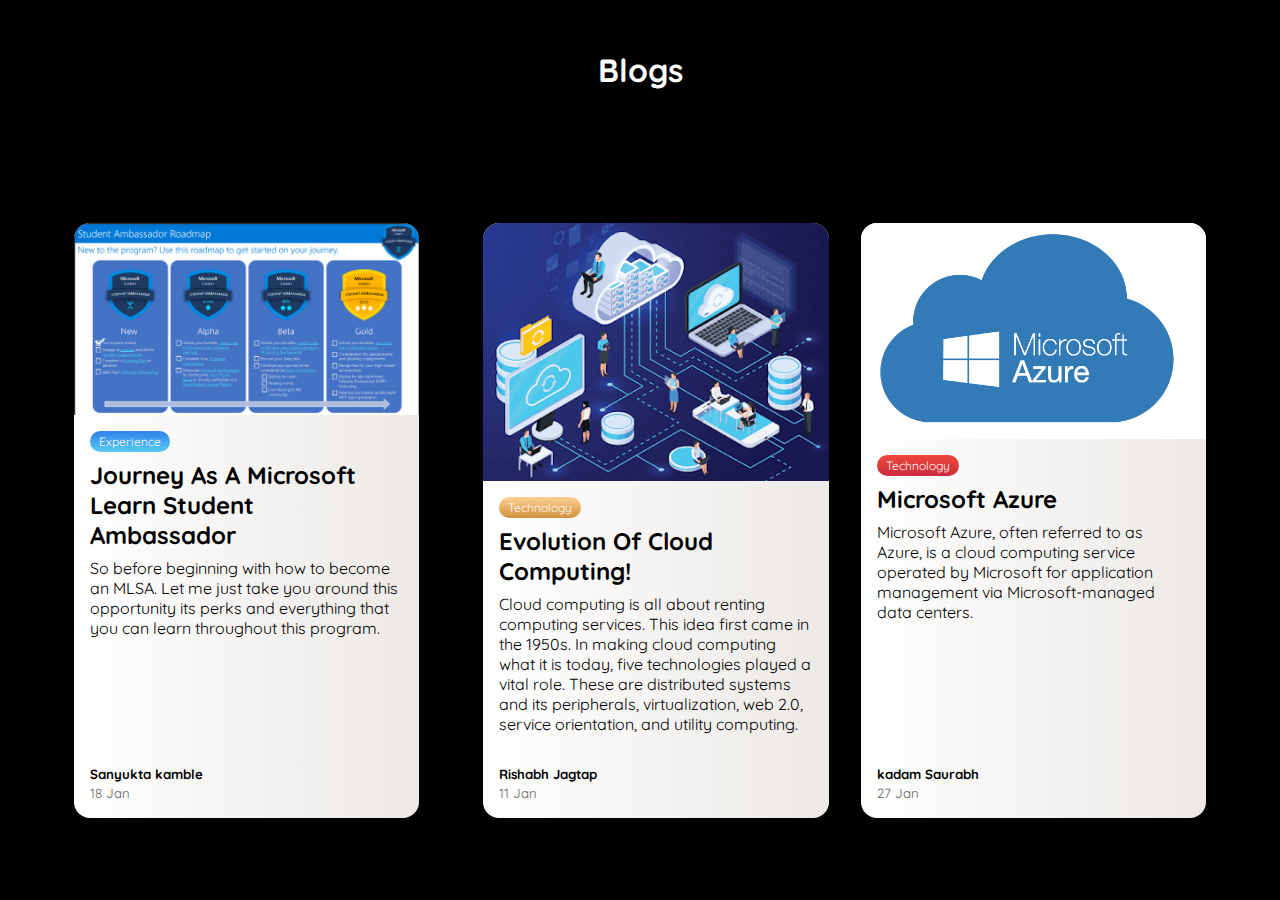
<file: Blogs/index.html>
<!DOCTYPE html>
<html lang="en" >
<head>
  <meta charset="UTF-8">
  <title>MLSAC BLOG</title>
  <link rel="stylesheet" href="./style.css">
  <meta content="MLSAC IOIT , PUNE. MLSAC IOIT is recognized by the International Level Association of Computing Machinery, the World’s Largest Educational and Scientific Computing Society. The Aim of our chapter is to bring together and train students in the domains of creative thinking, problem-solving, programming and management. Interpersonal skills like team building and communication skills are also nurtured through the various activities that we conduct.  We also organize talks, workshops, seminars, and our technical fest “Elixir” along with two 24 hour programming competitions, ‘Hackathon’ and ‘Codeathon’ respectively.
  " name="description" />
      <meta
          content="student community, talks, workshops, seminars, techfest , Elixir, programming competitions, Hackathon , codejam, Codeathon, raitacm, student chapter, acm, D Y PATIL, learning, hour of code"
          name="keywords" />
  
      <!-- Favicons -->
      <link href="../assets/img/7.png" rel="icon" />
      <link href="assets/img/apple-touch-icon.png" rel="apple-touch-icon" />

</head>
<body>
<!-- partial:index.partial.html -->
<div class="heading">
    <h1>Blogs</h1>

</div>

<div class="container">
 
  <div class="card">
    <div class="card__header">
      <a href="https://medium.com/@sanyuktakamble4/journey-as-a-microsoft-learn-student-ambassador-70f92070f181" target="_blank">
      <img src="../Blogs/img/sayuta.png" alt="card__image" class="card__image" width="600"></a>
    </div>
    <div class="card__body">
      <span class="tag tag-blue">Experience</span>
      <h4>Journey as a Microsoft Learn Student Ambassador</h4>
      <p>So before beginning with how to become an MLSA. Let me just take you around this opportunity its perks and everything that you can learn throughout this program.</p>
    </div>
    <div class="card__footer">
      <div class="user">
        <!-- <img src="" alt="user__image" class="user__image"> -->
        <div class="user__info">
          <h5>Sanyukta kamble</h5>
          <small>18 Jan</small>
        </div>
      </div>
    </div>
  </div>
  <a href="https://evolutionofcloud.blogspot.com/2022/01/evolution-of-cloud-computing.html" target="_blank">
  <div class="card">
    <div class="card__header">
      <a href="https://evolutionofcloud.blogspot.com/2022/01/evolution-of-cloud-computing.html" target="_blank">
      <img src="../assets/img/Evolution of Cloud Computing.png" alt="card__image" class="card__image" width="600"></a>
    </div>
    <div class="card__body">
      <span class="tag tag-brown">Technology</span>
      <h4>Evolution of Cloud Computing!</h4>
      <p>Cloud computing is all about renting computing services. This idea first came in the 1950s. In making cloud computing what it is today, five technologies played a vital role. These are distributed systems and its peripherals, virtualization, web 2.0, service orientation, and utility computing.</p>
    </div>
    <div class="card__footer">
      <div class="user">
        <!-- <img src="https://i.pravatar.cc/40?img=2" alt="user__image" class="user__image"> -->
        <div class="user__info">
          <h5>Rishabh Jagtap</h5>
          <small>11 Jan</small>
        </div>
      </div>
    </div>
  </div>
  <div class="card">
    <div class="card__header">
      <img src="../Blogs/img/azure.png" alt="card__image" class="card__image" width="600">
    </div>
    <div class="card__body">
      <span class="tag tag-red">Technology</span>
      <h4>Microsoft Azure</h4>
      <p>Microsoft Azure, often referred to as Azure, is a cloud computing service operated by Microsoft for application management via Microsoft-managed data centers.</p>
    </div>
    <div class="card__footer">
      <div class="user">
        <!-- <img src="https://i.pravatar.cc/40?img=3" alt="user__image" class="user__image"> -->
        <div class="user__info">
          <h5>kadam Saurabh</h5>
          <small>27 Jan</small>
        </div>
      </div>
    </div>
  </div>
</div>
<!-- partial -->
  
</body>
</html>
</file>
<file: Blogs/style.css>
@import url("https://fonts.googleapis.com/css2?family=Quicksand:wght@300..700&display=swap");

*,
*::before,
*::after {
  box-sizing: border-box;
  padding: 0;
  margin: 0;
}

body {
  font-family: "Quicksand", sans-serif;
  display: grid;
  place-items: center;
  height: 100vh;
  background: #000000;  

}
.heading{
    align-items: center;
    color: white;
    font-style: normal;
}
.container {
  display: flex;
  flex-wrap: wrap;
  justify-content: center;
  max-width: 1200px;
  margin-block: 2rem;
  gap: 2rem;
}

img {
  max-width: 100%;
  display: block;
  object-fit: cover;
}

.card {
  display: flex;
  flex-direction: column;
  width: clamp(20rem, calc(20rem + 2vw), 22rem);
  overflow: hidden;
  box-shadow: 0 .1rem 1rem rgba(0, 0, 0, 0.1);
  border-radius: 1em;
  background: #ECE9E6;
background: linear-gradient(to right, #FFFFFF, #ECE9E6);

}



.card__body {
  padding: 1rem;
  display: flex;
  flex-direction: column;
  gap: .5rem;
}


.tag {
  align-self: flex-start;
  padding: .25em .75em;
  border-radius: 1em;
  font-size: .75rem;
}

.tag + .tag {
  margin-left: .5em;
}

.tag-blue {
  background: #56CCF2;
background: linear-gradient(to bottom, #2F80ED, #56CCF2);
  color: #fafafa;
}

.tag-brown {
  background: #D1913C;
background: linear-gradient(to bottom, #FFD194, #D1913C);
  color: #fafafa;
}

.tag-red {
  background: #cb2d3e;
background: linear-gradient(to bottom, #ef473a, #cb2d3e);
  color: #fafafa;
}

.card__body h4 {
  font-size: 1.5rem;
  text-transform: capitalize;
}

.card__footer {
  display: flex;
  padding: 1rem;
  margin-top: auto;
}

.user {
  display: flex;
  gap: .5rem;
}

.user__image {
  border-radius: 50%;
}

.user__info > small {
  color: #666;
}
</file>
